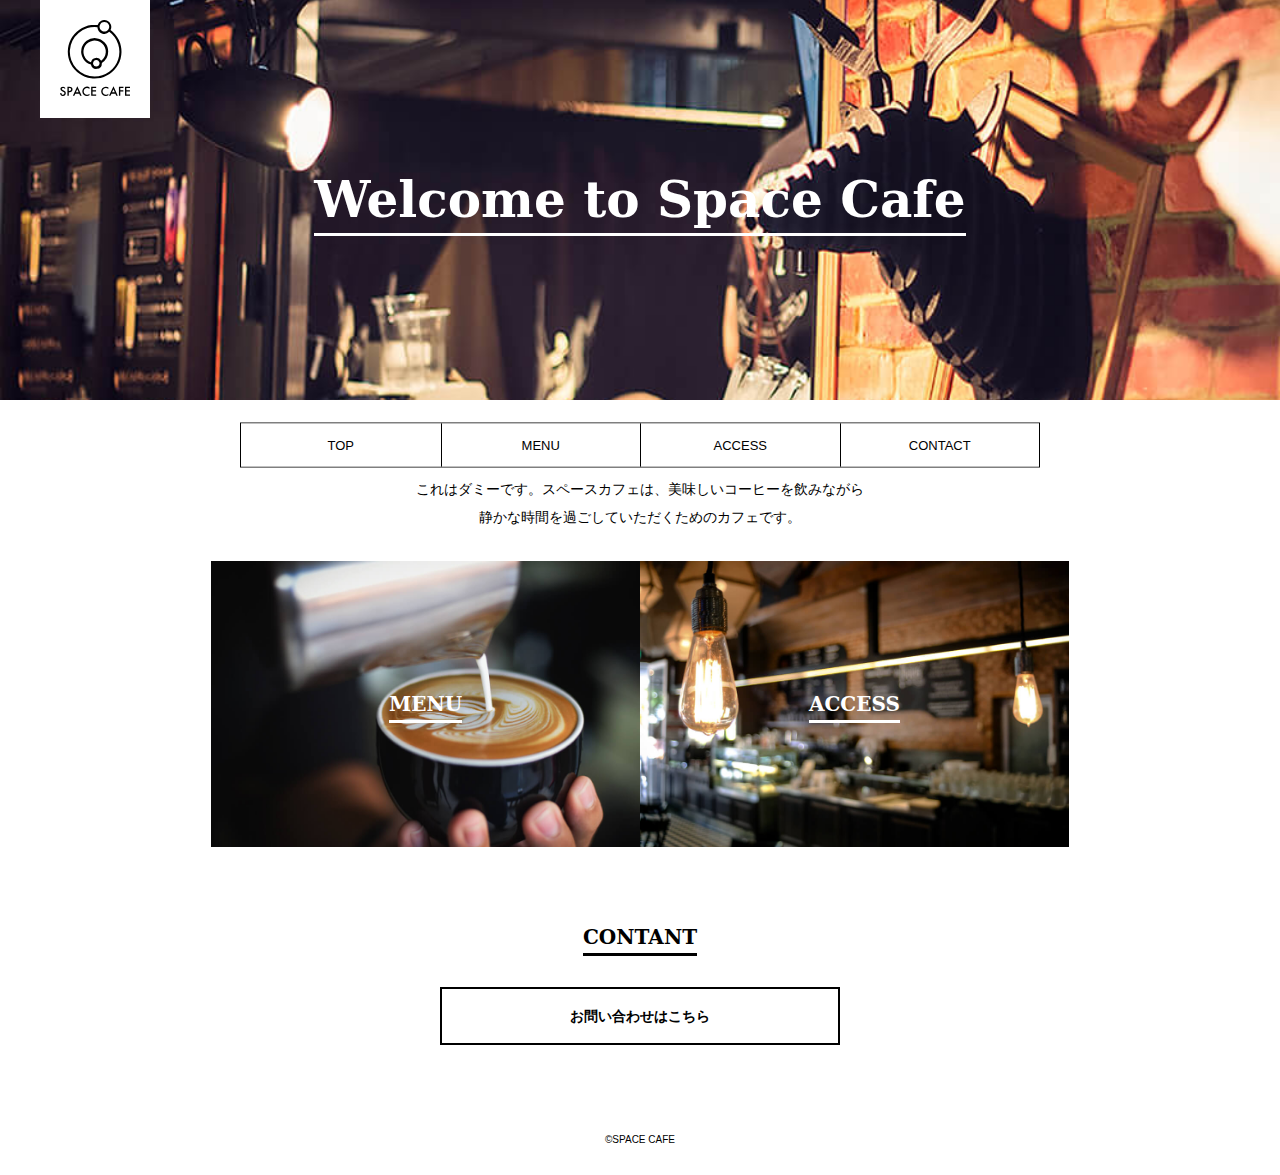
<file: index.html>
<!DOCTYPE html>
<html lang="ja">
<head>
<meta charset="utf-8">
<meta http-equiv="X-UA-Compatible" cintent="IE=edge">
<meta name="viewport" content="width=devicewidth, user-scable=yes, initial-scale=1.0">
<title>SPACE CAFE</title>
<link rel="shrtcut icon" href="assets/img/common/favicon.ico">
<link rel="apple-touch-icon" href="assets/img/common/apple-touch-icon.png">
<link rel="stylesheet" href="assets/css/reset.css">
<link rel="stylesheet" href="assets/css/common.css">
<link rel="stylesheet" href="assets/css/top.css">
</head>
<body>
    <header class="header">
    <h1 class="logo"><img src="assets/img/common/logo.svg" alt="ロゴ"></h1>
    <div class="catch-copy"><span>Welcome to Space Cafe</span></div>
    </header>
    <nav class="globalnav">
        <ul class="globalnav-list">
            <li><a href="index.html" >TOP</a></li>
            <li><a href="menu/index.html" >MENU</a></li>
            <li><a href="access/index.html" >ACCESS</a></li>
            <li><a href="contact/index.html" >CONTACT</a></li>
        </ul>
    </nav>
    <main class="main">
        <div class="wrapper">
            <div class="lead">
                これはダミーです。スペースカフェは、美味しいコーヒーを飲みながら<br>
                静かな時間を過ごしていただくためのカフェです。
            </div>
            <div class="img-link-wrap">
                <section class="img-link">
                    <a href="menu/index.html">
                        <img src="assets/img/top/bg_menu.jpg" alt="">
                        <h2 class="heading02"><span>MENU</span></h2>
                    </a>
                </section>
                <section class="img-link">
                    <a href="access/index.html">
                        <img src="assets/img/top/bg_access.jpg" alt="">
                        <h2 class="heading02"><span>ACCESS</span></h2>
                    </a>
                </section>
            </div> <!--- img-link-wrap -->
            <section>
                <h2 class="heading02 heading02-contact"><span>CONTANT</span></h2>
                <a href="contact/index.html" class="btn">お問い合わせはこちら</a>
            </section>
        </div><!---wrapper-->
    </main>
    <footer class="footer">
        <p class="copy"><small>&copy;SPACE CAFE</small></p>
    </footer>
</body>
</html>
</file>
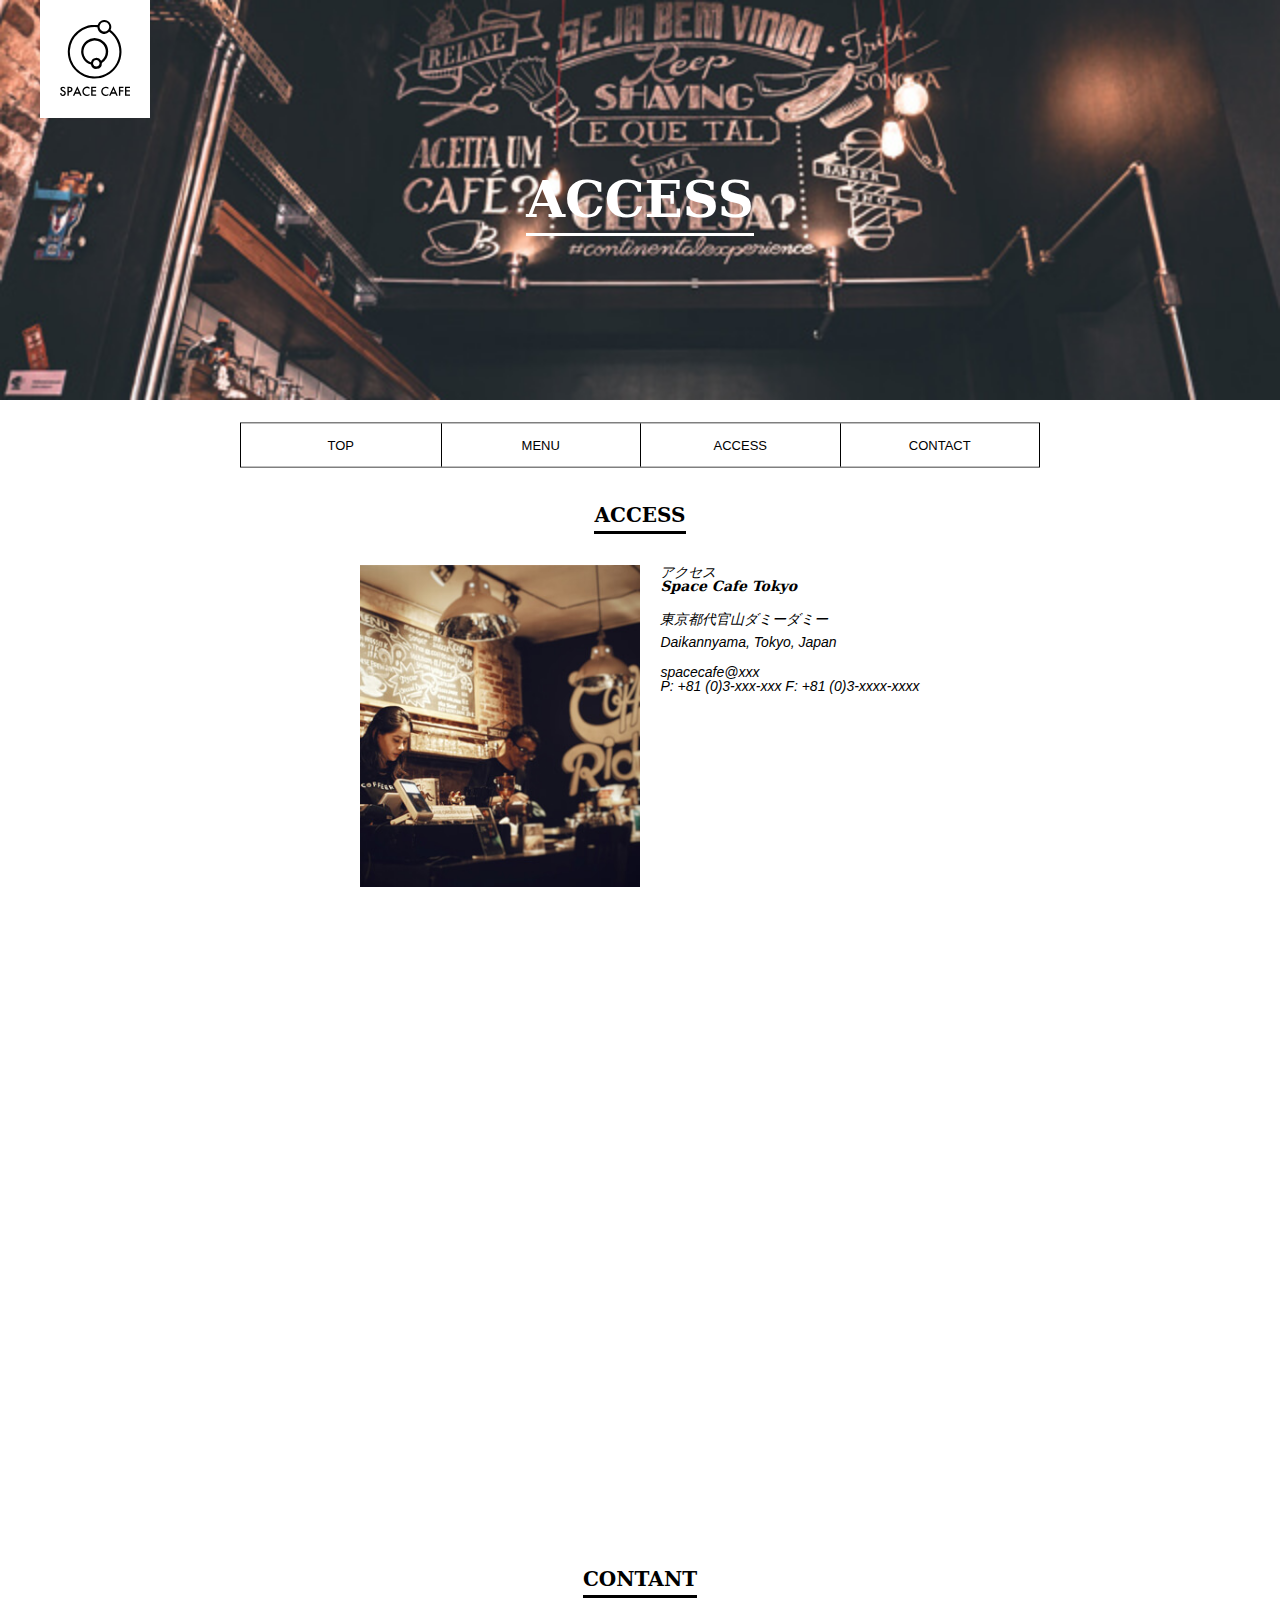
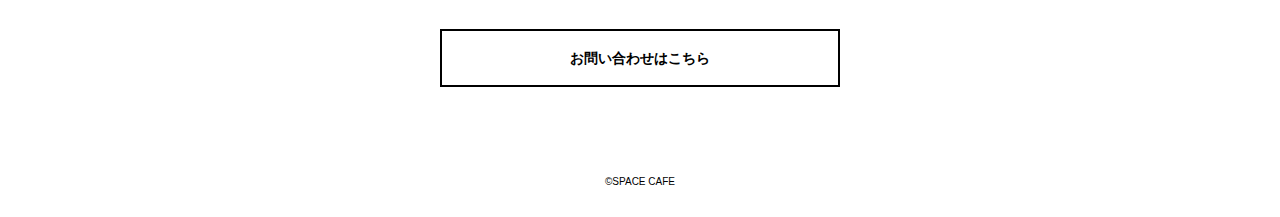
<file: access/index.html>
<!DOCTYPE html>
<html lang="ja">
<head>
<meta charset="utf-8">
<meta http-equiv="X-UA-Compatible" cintent="IE=edge">
<meta name="viewport" content="width=devicewidth, user-scable=yes, initial-scale=1.0">
<title>アクセスページ　| SPACE CAFE</title>
<link rel="shrtcut icon" href="../assets/img/common/favicon.ico">
<link rel="apple-touch-icon" href="../assets/img/common/apple-touch-icon.png">
<link rel="stylesheet" href="../assets/css/reset.css">
<link rel="stylesheet" href="../assets/css/common.css">
<link rel="stylesheet" href="../assets/css/access.css">
</head>
<body>
    <header class="header header-access">
    <h1 class="logo"><img src="../assets/img/common/logo.svg" alt="ロゴ"></h1>
    <div class="catch-copy"><span>ACCESS</span></div>
    </header>
    <nav class="globalnav">
        <ul class="globalnav-list">
            <li><a href="../index.html" >TOP</a></li>
            <li><a href="../menu/index.html" >MENU</a></li>
            <li><a href="index.html" >ACCESS</a></li>
            <li><a href="../contact/index.html" >CONTACT</a></li>
        </ul>
    </nav>
    <main class="main">
        <div class="wrapper">
            <section class="section-access">
                <h2 class="heading02"><span>ACCESS</span></h2>
                <div class="access-block">
                <div class="access-img"><img src="../assets/img/access/img_access.jpg" alt="店内風景"></div>
            <address class="adress">
                <dl>
                    <dt>アクセス</dt>
                    <dd class="access-desc">
                        <div class="access-name">Space Cafe Tokyo</div>
                        <div class="address">
                            <div class="address-text">
                                東京都代官山ダミーダミー<br>
                                Daikannyama, Tokyo, Japan
                            </div>
                            <div class="address-contact">
                                spacecafe@xxx <br>
                                P: +81 (0)3-xxx-xxx F: +81 (0)3-xxxx-xxxx
                            </div>
                        </div>
                    </dd><!-- desc -->
                </dl>
            </address>
                </div> <!-- access-block -->
            <div class="map">
                <iframe src="https://www.google.com/maps/embed?pb=!1m18!1m12!1m3!1d3242.1735213318852!2d139.70095931528672!3d35.648096239395926!2m3!1f0!2f0!3f0!3m2!1i1024!2i768!4f13.1!3m3!1m2!1s0x60188b45c788b9cd%3A0x50f941ce0d71f4f8!2z5Luj5a6Y5bGx6aeF!5e0!3m2!1sja!2sjp!4v1678449582202!5m2!1sja!2sjp" width="600" height="450" style="border:0;" allowfullscreen="" loading="lazy" referrerpolicy="no-referrer-when-downgrade"></iframe>
            </div>
            </section>
            <section>
                <h2 class="heading02 heading02-contact"><span>CONTANT</span></h2>
                <a href="contact/index.html" class="btn">お問い合わせはこちら</a>
            </section>
        </div><!---wrapper-->
    </main>
    <footer class="footer">
        <p class="copy"><small>&copy;SPACE CAFE</small></p>
    </footer>
</body>
</html>
</file>
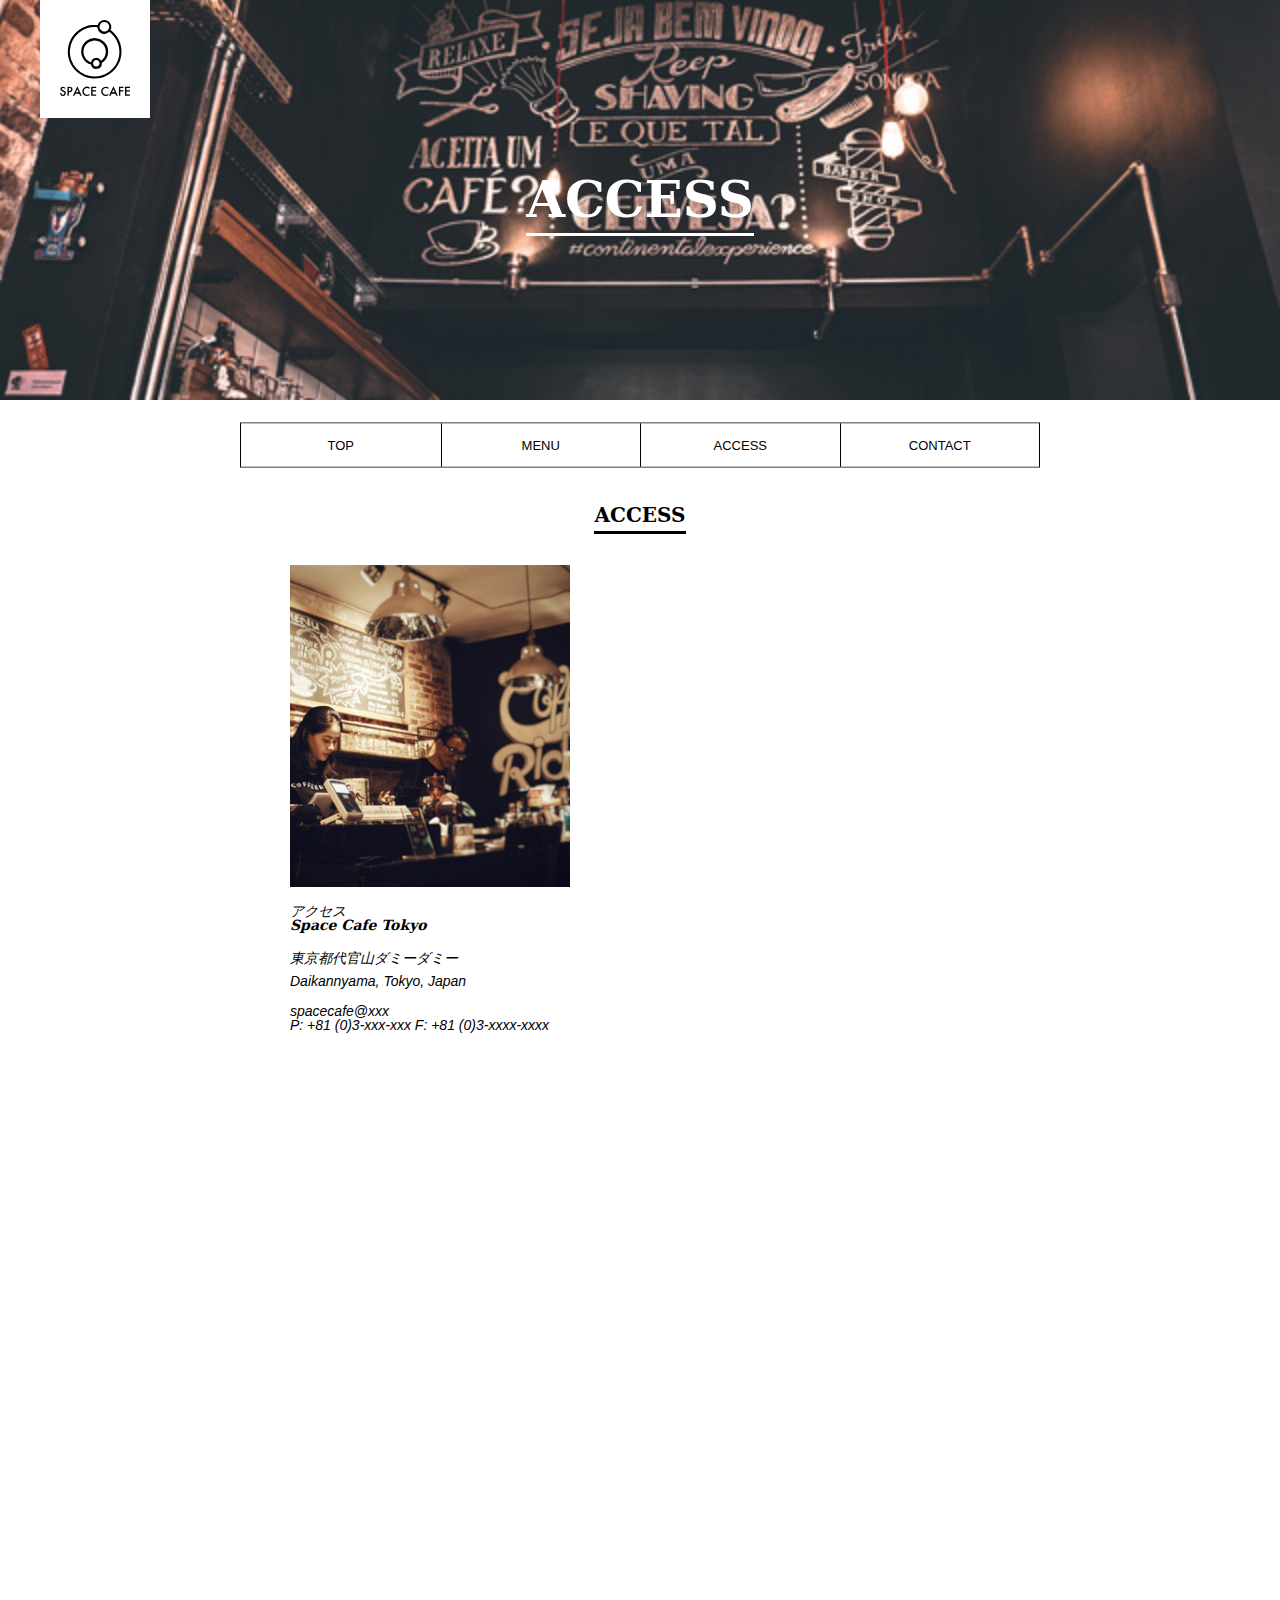
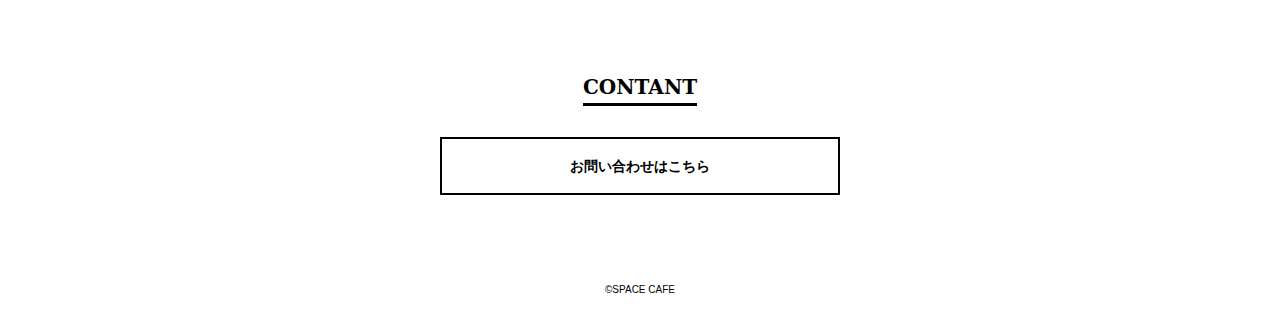
<file: assets/index.html>
<!DOCTYPE html>
<html lang="ja">
<head>
<meta charset="utf-8">
<meta http-equiv="X-UA-Compatible" cintent="IE=edge">
<meta name="viewport" content="width=devicewidth, user-scable=yes, initial-scale=1.0">
<title>お問い合わせ | SPACE CAFE</title>
<link rel="shrtcut icon" href="../assets/img/common/favicon.ico">
<link rel="apple-touch-icon" href="../assets/img/common/apple-touch-icon.png">
<link rel="stylesheet" href="../assets/css/reset.css">
<link rel="stylesheet" href="../assets/css/common.css">
<link rel="stylesheet" href="../assets/css/access.css">
</head>
<body>
    <header class="header header-access">
    <h1 class="logo"><img src="../assets/img/common/logo.svg" alt="ロゴ"></h1>
    <div class="catch-copy"><span>ACCESS</span></div>
    </header>
    <nav class="globalnav">
        <ul class="globalnav-list">
            <li><a href="index.html" >TOP</a></li>
            <li><a href="menu/index.html" >MENU</a></li>
            <li><a href="access/index.html" >ACCESS</a></li>
            <li><a href="contact/index.html" >CONTACT</a></li>
        </ul>
    </nav>
    <main class="main">
        <div class="wrapper">
            <section class="section-access">
                <h2 class="heading02"><span>ACCESS</span></h2>
                <div class="access-img"><img src="../assets/img/access/img_access.jpg" alt="店内風景"></div>
            <address class="adress">
                <dl>
                    <dt>アクセス</dt>
                    <dd class="access-desc">
                        <div class="access-name">Space Cafe Tokyo</div>
                        <div class="address">
                            <div class="address-text">
                                東京都代官山ダミーダミー<br>
                                Daikannyama, Tokyo, Japan
                            </div>
                            <div class="address-contact">
                                spacecafe@xxx <br>
                                P: +81 (0)3-xxx-xxx F: +81 (0)3-xxxx-xxxx
                            </div>
                        </div>
                    </dd><!-- desc -->
                </dl>
            </address>
            <div class="map">
                <iframe src="https://www.google.com/maps/embed?pb=!1m18!1m12!1m3!1d3242.1735213318852!2d139.70095931528672!3d35.648096239395926!2m3!1f0!2f0!3f0!3m2!1i1024!2i768!4f13.1!3m3!1m2!1s0x60188b45c788b9cd%3A0x50f941ce0d71f4f8!2z5Luj5a6Y5bGx6aeF!5e0!3m2!1sja!2sjp!4v1678449582202!5m2!1sja!2sjp" width="600" height="450" style="border:0;" allowfullscreen="" loading="lazy" referrerpolicy="no-referrer-when-downgrade"></iframe>
            </div>
            </section>
            <section>
                <h2 class="heading02 heading02-contact"><span>CONTANT</span></h2>
                <a href="contact/index.html" class="btn">お問い合わせはこちら</a>
            </section>
        </div><!---wrapper-->
    </main>
    <footer class="footer">
        <p class="copy"><small>&copy;SPACE CAFE</small></p>
    </footer>
</body>
</html>
</file>
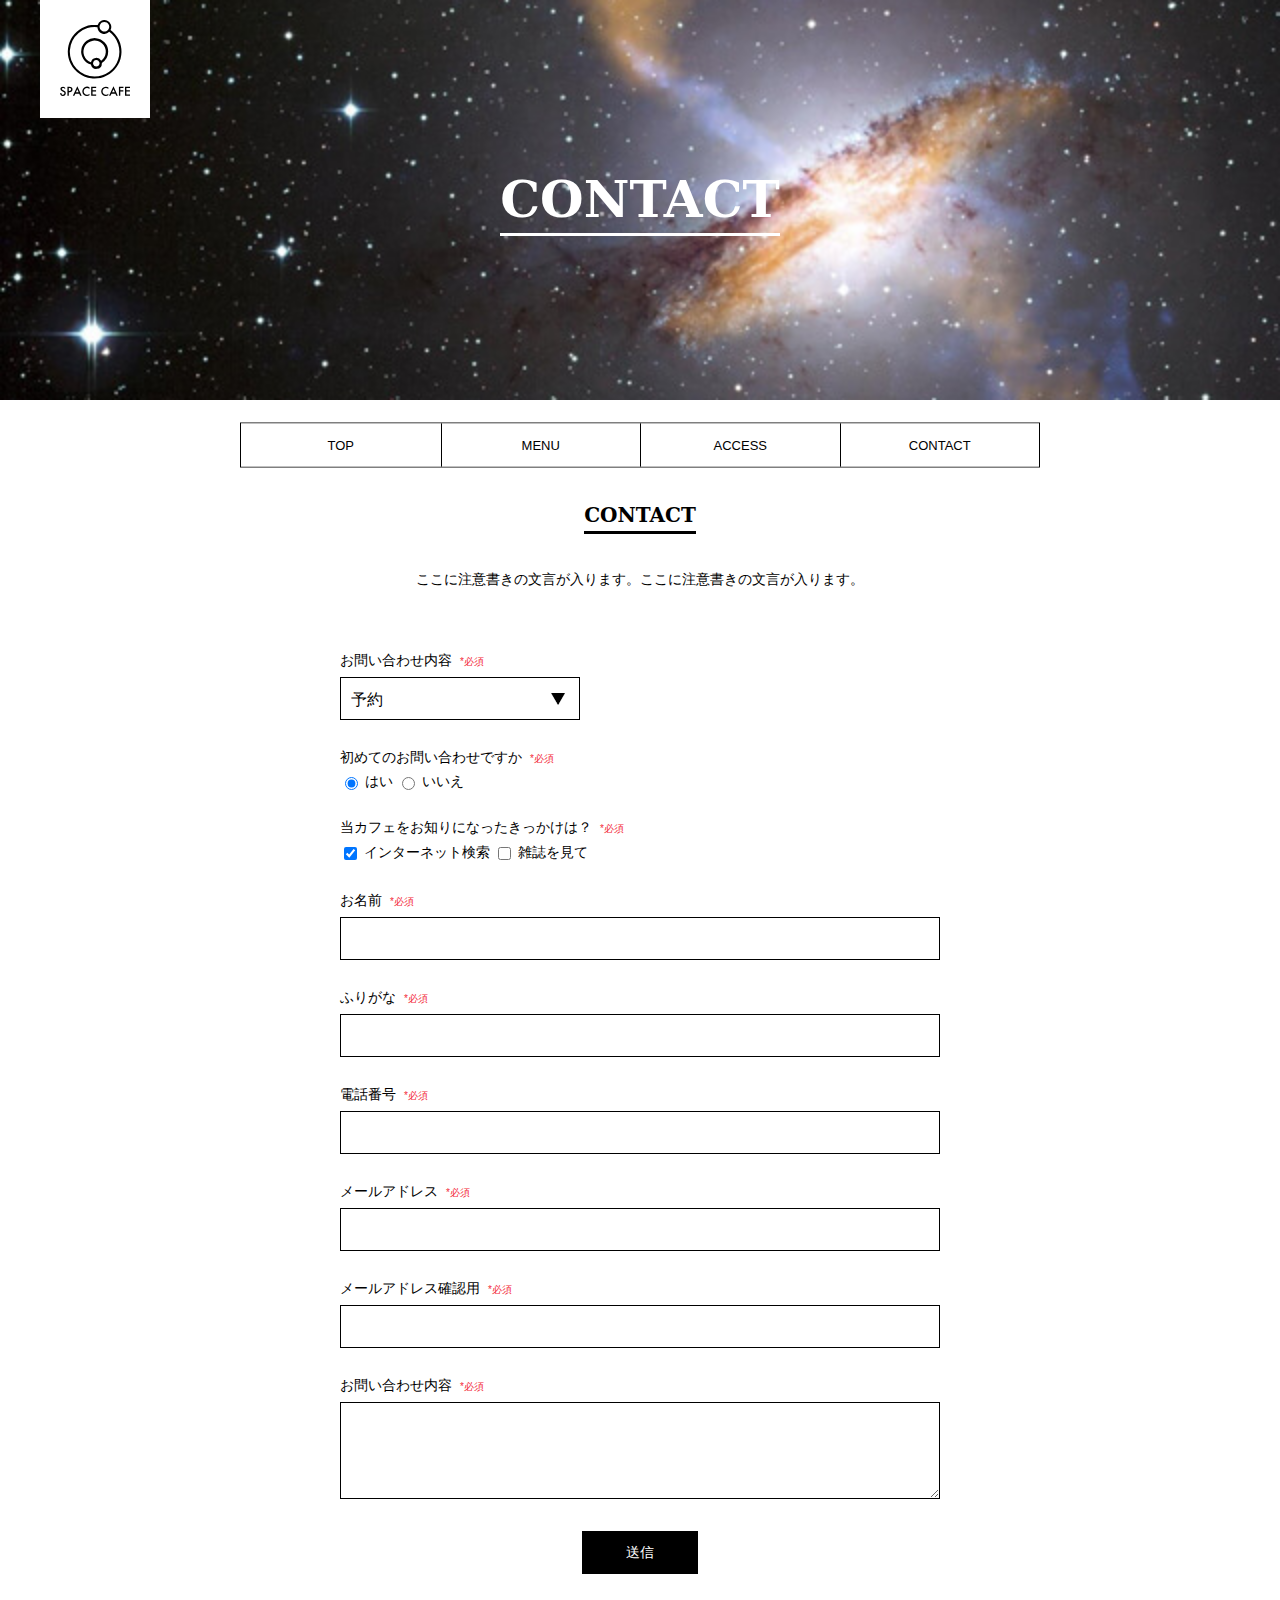
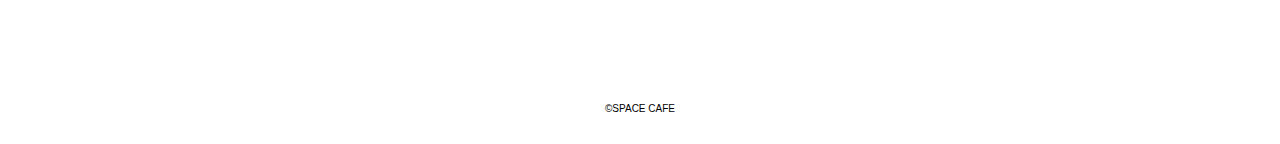
<file: contact/index.html>
<!DOCTYPE html>
<html lang="ja">

<head>
    <meta charset="utf-8">
    <meta http-equiv="X-UA-Compatible" cintent="IE=edge">
    <meta name="viewport" content="width=devicewidth, user-scable=yes, initial-scale=1.0">
    <title>お問い合わせ | SPACE CAFE</title>
    <link rel="shrtcut icon" href="../assets/img/common/favicon.ico">
    <link rel="apple-touch-icon" href="../assets/img/common/apple-touch-icon.png">
    <link rel="stylesheet" href="../assets/css/reset.css">
    <link rel="stylesheet" href="../assets/css/common.css">
    <link rel="stylesheet" href="../assets/css/contact.css">
</head>

<body>
    <header class="header header-contact">
        <h1 class="logo"><img src="../assets/img/common/logo.svg" alt="ロゴ"></h1>
        <div class="catch-copy"><span>CONTACT</span></div>
    </header>
    <nav class="globalnav">
        <ul class="globalnav-list">
            <li><a href="../index.html" >TOP</a></li>
            <li><a href="../menu/index.html" >MENU</a></li>
            <li><a href="../access/index.html" >ACCESS</a></li>
            <li><a href="index.html" >CONTACT</a></li>
        </ul>
    </nav>
    <main class="main">
        <div class="wrapper">
            <section class="section-contact">
                <h2 class="heading02"><span>CONTACT</span></h2>
                <div class="lead">
                    ここに注意書きの文言が入ります。ここに注意書きの文言が入ります。

                </div>
                <form action="#" class="form">
                    <fieldset class="form-block">
                        <legend class="form-title">お問い合わせ内容<span class="must">*必須</span></legend>
                        <div class="form-input">
                            <div class="selectbox-wrap">
                                <select name="select" class="select">
                                    <option value="予約">予約</option>
                                    <option value="その他のお問い合わせ">その他お問い合わせ</option>
                                </select>
                            </div>
                        </div>
                    </fieldset>
                    <fieldset class="form-block">
                        <legend class="form-title">初めてのお問い合わせですか<span class="must">*必須</span></legend>
                        <div class="form-input">
                            <input type="radio" name="radio" id="radio1" value="1" checked>
                            <label for="radio1">はい</label>
                            <input type="radio" name="radio" id="radio2" value="2">
                            <label for="radio2">いいえ</label>
                        </div>
                    </fieldset>
                    <fieldset class="form-block">
                        <legend class="form-title">当カフェをお知りになったきっかけは？<span class="must">*必須</span></legend>
                        <div class="form-input">
                            <input type="checkbox" name="checkbox" id="checkbox1" value="1" checked>
                            <label for="checkbox1">インターネット検索</label>
                            <input type="checkbox" name="checkbox" id="checkbox2" value="2" >
                            <label for="checkbox2">雑誌を見て</label>
                        </div>
                    </fieldset>
                    <fieldset class="form-block">
                        <legend class="form-title">お名前<span class="must">*必須</span></legend>
                        <div class="form-input">
                            <input type="text" class="input-text">
                        </div>
                    </fieldset>
                    <fieldset class="form-block">
                        <legend class="form-title">ふりがな<span class="must">*必須</span></legend>
                        <div class="form-input">
                            <input type="text" class="input-text">
                        </div>
                    </fieldset>
                    <fieldset class="form-block">
                        <legend class="form-title">電話番号<span class="must">*必須</span></legend>
                        <div class="form-input">
                            <input type="text" class="input-text">
                        </div>
                    </fieldset>
                    <fieldset class="form-block">
                        <legend class="form-title">メールアドレス<span class="must">*必須</span></legend>
                        <div class="form-input">
                            <input type="text" class="input-text">
                        </div>
                    </fieldset>
                    <fieldset class="form-block">
                        <legend class="form-title">メールアドレス確認用<span class="must">*必須</span></legend>
                        <div class="form-input">
                            <input type="text" class="input-text">
                        </div>
                    </fieldset>
                    <fieldset class="form-block">
                        <legend class="form-title">お問い合わせ内容<span class="must">*必須</span></legend>
                        <div class="form-input">
                            <textarea class="textarea"></textarea>
                        </div>
                    </fieldset>
                    <button class="submit-btn">送信</button>
                </form>
            </section>
        </div>
        <!---wrapper-->
    </main>
    <footer class="footer">
        <p class="copy"><small>&copy;SPACE CAFE</small></p>
    </footer>
</body>

</html>
</file>
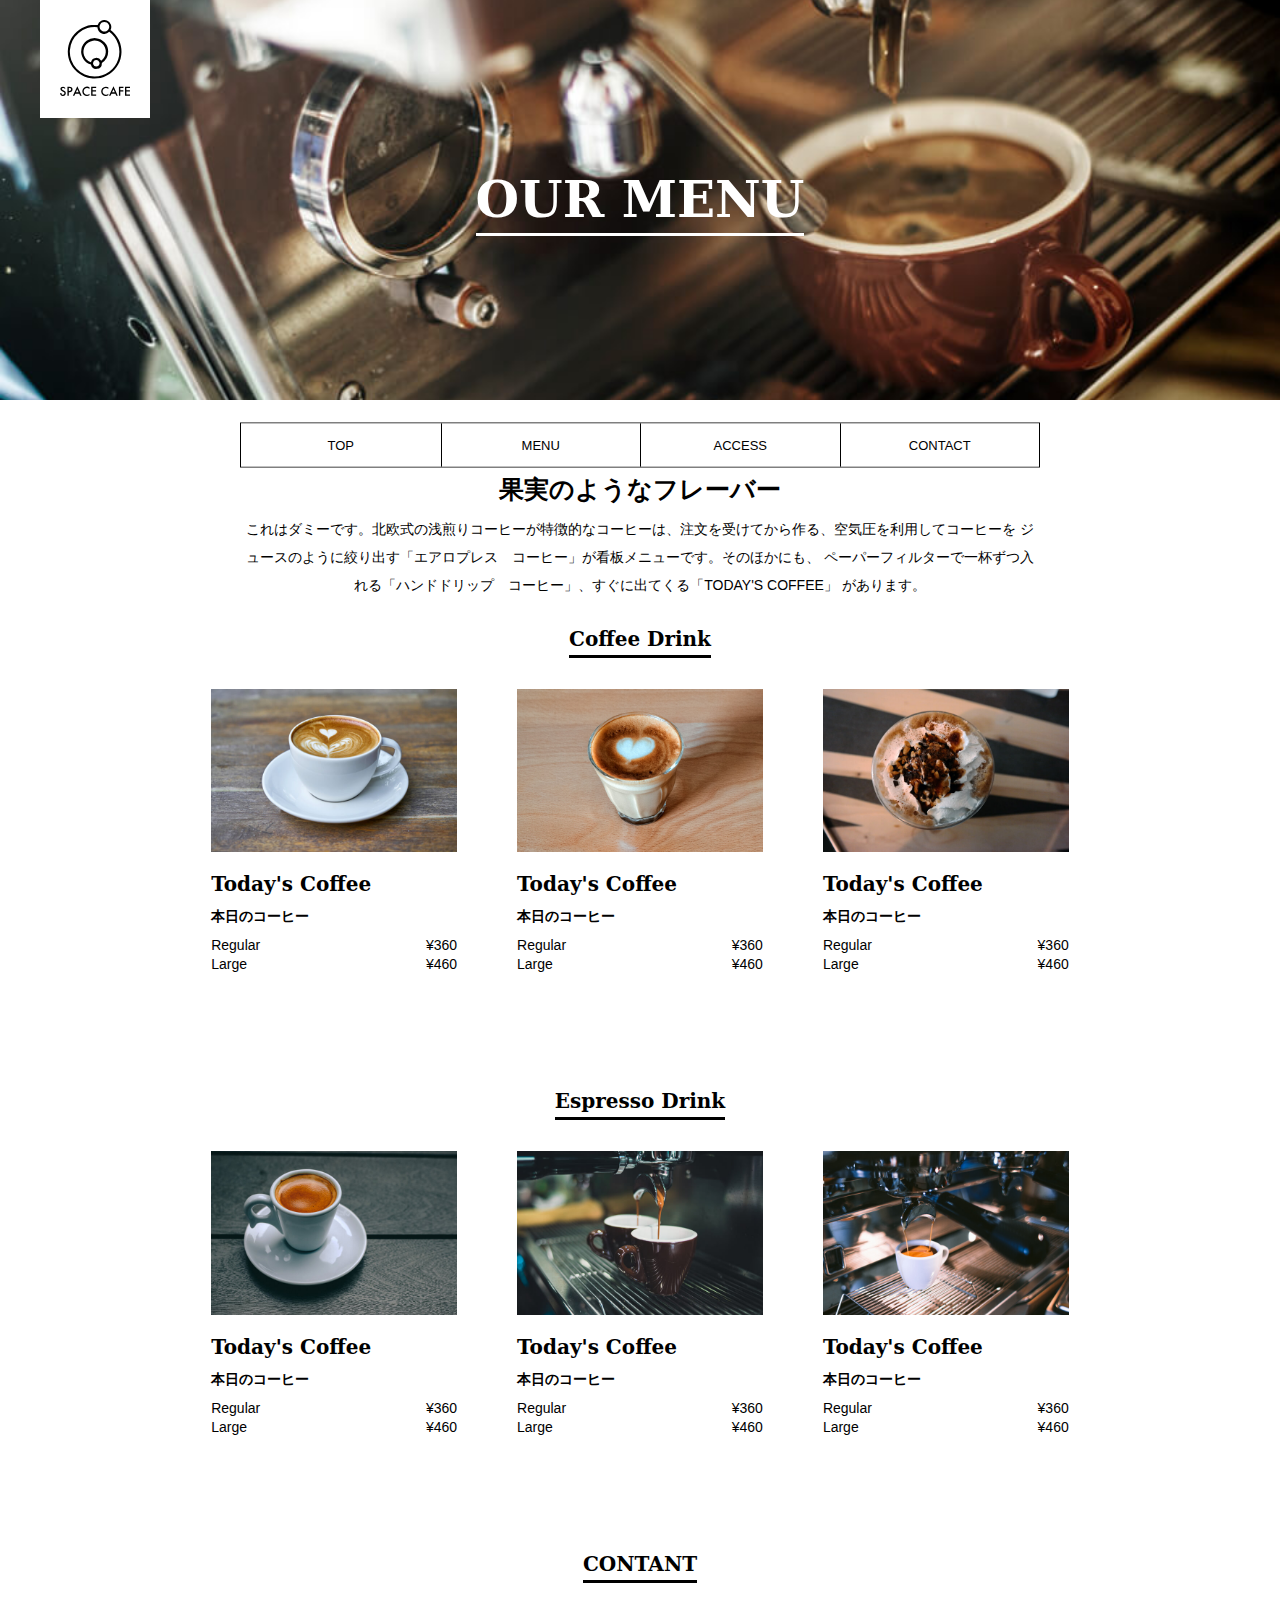
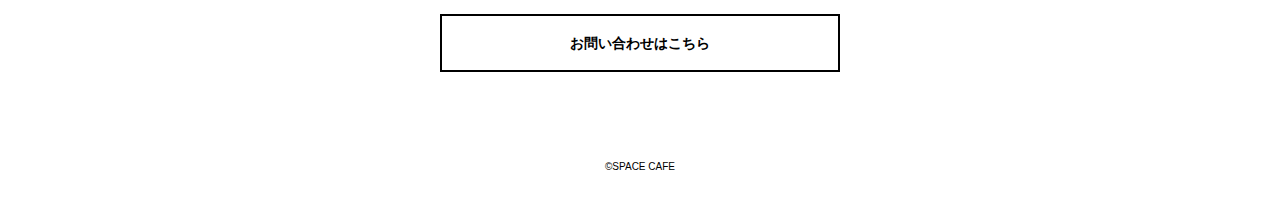
<file: menu/index.html>
<!DOCTYPE html>
<html lang="ja">
<head>
<meta charset="utf-8">
<meta http-equiv="X-UA-Compatible" cintent="IE=edge">
<meta name="viewport" content="width=devicewidth, user-scable=yes, initial-scale=1.0">
<title>メニューページ　| SPACE CAFE</title>
<link rel="shrtcut icon" href="../assets/img/common/favicon.ico">
<link rel="apple-touch-icon" href="../assets/img/common/apple-touch-icon.png">
<link rel="stylesheet" href="../assets/css/reset.css">
<link rel="stylesheet" href="../assets/css/common.css">
<link rel="stylesheet" href="../assets/css/menu.css">
</head>
<body>
    <header class="header header-menu">
    <h1 class="logo"><img src="../assets/img/common/logo.svg" alt="ロゴ"></h1>
    <div class="catch-copy"><span>OUR MENU</span></div>
    </header>
    <nav class="globalnav">
        <ul class="globalnav-list">
            <li><a href="../index.html" >TOP</a></li>
            <li><a href="index.html" >MENU</a></li>
            <li><a href="../access/index.html" >ACCESS</a></li>
            <li><a href="../contact/index.html" >CONTACT</a></li>
        </ul>
    </nav>
    <main class="main">
        <div class="wrapper">
            <div class="lead">
                <div class="lead-title">果実のようなフレーバー</div>
                    これはダミーです。北欧式の浅煎りコーヒーが特徴的なコーヒーは、注文を受けてから作る、空気圧を利用してコーヒーを
                    ジュースのように絞り出す「エアロプレス　コーヒー」が看板メニューです。そのほかにも、
                    ペーパーフィルターで一杯ずつ入れる「ハンドドリップ　コーヒー」、すぐに出てくる「TODAY'S COFFEE」
                    があります。
            </div>
            <section class="menu-category">
                <h2 class="heading02 heading02--menu"><span>Coffee Drink</span></h2>
            <ul class="menu-wrap">
                <li class="menu">
                    <div class="menu-img"><img src="../assets/img/menu/menu_coffee01.jpg" alt=""></div>
                    <div class="menu-name-en">Today's Coffee</div>
                    <p class="menu-name-ja">本日のコーヒー</p>
                    <div class="menu-price">
                        <span>Regular</span>
                        <span>¥360</span>
                    </div>
                    <div class="menu-price">
                        <span>Large</span>
                        <span>¥460</span>
                    </div>
                </li><!-- menu -->
                <li class="menu">
                    <div class="menu-img"><img src="../assets/img/menu/menu_coffee02.jpg" alt=""></div>
                    <div class="menu-name-en">Today's Coffee</div>
                    <p class="menu-name-ja">本日のコーヒー</p>
                    <div class="menu-price">
                        <span>Regular</span>
                        <span>¥360</span>
                    </div>
                    <div class="menu-price">
                        <span>Large</span>
                        <span>¥460</span>
                    </div>
                </li><!-- menu -->
                <li class="menu">
                    <div class="menu-img"><img src="../assets/img/menu/menu_coffee03.jpg" alt=""></div>
                    <div class="menu-name-en">Today's Coffee</div>
                    <p class="menu-name-ja">本日のコーヒー</p>
                    <div class="menu-price">
                        <span>Regular</span>
                        <span>¥360</span>
                    </div>
                    <div class="menu-price">
                        <span>Large</span>
                        <span>¥460</span>
                    </div>
                </li><!-- menu -->
            </ul>
            </section><!-- menu-category -->
            <section class="menu-category">
                <h2 class="heading02 heading02--menu"><span>Espresso Drink</span></h2>
            <ul class="menu-wrap">
                <li class="menu">
                    <div class="menu-img"><img src="../assets/img/menu/menu_coffee04.jpg" alt=""></div>
                    <div class="menu-name-en">Today's Coffee</div>
                    <p class="menu-name-ja">本日のコーヒー</p>
                    <div class="menu-price">
                        <span>Regular</span>
                        <span>¥360</span>
                    </div>
                    <div class="menu-price">
                        <span>Large</span>
                        <span>¥460</span>
                    </div>
                </li><!-- menu -->
                <li class="menu">
                    <div class="menu-img"><img src="../assets/img/menu/menu_coffee05.jpg" alt=""></div>
                    <div class="menu-name-en">Today's Coffee</div>
                    <p class="menu-name-ja">本日のコーヒー</p>
                    <div class="menu-price">
                        <span>Regular</span>
                        <span>¥360</span>
                    </div>
                    <div class="menu-price">
                        <span>Large</span>
                        <span>¥460</span>
                    </div>
                </li><!-- menu -->
                <li class="menu">
                    <div class="menu-img"><img src="../assets/img/menu/menu_coffee06.jpg" alt=""></div>
                    <div class="menu-name-en">Today's Coffee</div>
                    <p class="menu-name-ja">本日のコーヒー</p>
                    <div class="menu-price">
                        <span>Regular</span>
                        <span>¥360</span>
                    </div>
                    <div class="menu-price">
                        <span>Large</span>
                        <span>¥460</span>
                    </div>
                </li><!-- menu -->
            </ul>
            </section><!-- menu-category -->
            <section>
                <h2 class="heading02 heading02-contact"><span>CONTANT</span></h2>
                <a href="contact/index.html" class="btn">お問い合わせはこちら</a>
            </section>
        </div><!---wrapper-->
    </main>
    <footer class="footer">
        <p class="copy"><small>&copy;SPACE CAFE</small></p>
    </footer>
</body>
</html>
</file>
<file: assets/css/common.css>
@charset "UTF-8";

.header {
    position: relative;
    width: 100%;
    height: 0;
    padding-bottom: 100%;
    background: url(../img/top/hero_top.jpg) no-repeat center center/cover;
}

@media print, screen and (min-width: 768px) {
    .header {
        height: 400px;
        padding-bottom: 0;
    }
}

.logo{
    width: 60px;
    padding: 10px;
    background: #fff;
    position: absolute;
    top: 0;
    left: 20px;
}

@media print, screen and (min-width: 768px) {
    .logo {
        width: 110px;
        padding: 20px;
        left: 40px;
    }
}

.catch-copy, .page-title{
    text-align: center;
    width:100%;
    color: #fff;
    font-family: "ヒラギノ明朝 ProN W3", "Hiragino Mincho ProN", "HG明朝E", "MS P明朝", "MS 明朝", "serif";
    font-size: 6vw;
    font-weight: bold;
    position: absolute;
    top: 50%;
    left: 0;
    -webkit-transform: translate(0, -50%);
}

.catch-copy span, .page-title span{
    border-bottom: 3px solid #fff;
    padding-bottom: 4px;
}

@media print, screen and (min-width: 768px){
    .catch-copy, .page-title {
        font-size: 50px;
    }
}

.heading02 {
    text-align: center;
    font-size: 16px;
    font-weight: bold;
    color: #000;
    font-family: "ヒラギノ明朝 ProN W3", "Hiragino Mincho ProN", "HG明朝E", "MS P明朝", "serif";
    margin-bottom: 20px;
}

@media print, screen and (min-width: 768px) {
    .heading02 {
        font-size: 20px;
        margin-bottom: 40px;
    }
}

.heading02 span{
    border-bottom: 3px solid #000;
    padding-bottom: 4px;
}

.lead {
    font-size: 14px;
    line-height: 2.0;
}

@media print, screen and (min-width: 768px) {
    .lead {
        width: 800px;
        margin: 0 auto;
        text-align: center;
    }
}

.btn {
    display: block;
    text-align: center;
    width: 200px;
    margin: 0 auto 60px;
    border: 2px solid #000;
    text-decoration: none;
    padding: 14px 0 12px;
    font-weight: bold;
}
@media print, screen and (min-width: 768px) {
    .btn {
        width: 400px;
        padding: 20px 0;
        font-size: 14px;
    }
}


.footer {
    padding: 15px 10px;
}

@media print, screen and (min-width: 768px) {
    .footer {
        padding: 30px 10px;
    }
}

.copy{
    text-align: center;
    font-size: 1.0rem;
}

.globalnav {
    position: relative;
    padding: 0 10px;
    -webkit-transform: translate(0, -50%);
    transform: translate(0, 50%);
}

.globalnav li {
    display: table-cell;
    text-align: center;
}

.globalnav li:not(:first-child) {
    border-left: 1px solid #000;
}

.globalnav li a {
    font-size: 1.3rem;
    display: block;
    background: #fff;
    text-decoration: none;
    padding: 15px 0;
}

.globalnav li a:hover {
    opacity: 1;
}

@media print, screen and (min-width: 768px) {
    .globalnav li a:hover {
        background: #000;
        color: #fff;
    }
}

.globalnav-list {
    width: 100%;
    max-width: 800px;
    margin: 0 auto;
    display: table;
    table-layout: fixed;
    border: 1px solid #000;
}
</file>
<file: assets/css/top.css>
@charset "UTF-8";

.wrapper {
    max-width: 960px;
    margin: 0 auto;
    padding: 0 4%;
}

.lead {
    padding: 30px 0;
}

.img-link-wrap {
    margin-bottom: 40px;
}

@media print, screen and (min-width: 768px) {
    .img-link-wrap {
        display: -webkit-flex;
        display: -ms-flexbox;
        display: flex;
        margin-bottom: 80px;
    }
    .img-link{
        width: 50%;
    }
}

.img-link a {
    display: block;
    position: relative;
    z-index: 1;
}

.img-link a .heading02 {
    color: #fff;
    z-index: 2;
    position: absolute;
    width: 100%;
    top: 50%;
    left: 0;
    -webkit-transform: translate(0, -50%);
    transform: translate(0, -50%);
    margin-bottom: 0;
}

.img-link a .heading02 span {
    border-color: #fff;
}

.img-link a img {
    display: block;
}
</file>
<file: assets/css/access.css>
@charset "UTF-8";

.header.header-access{
    background: url(../img/access/hero_access.jpg) no-repeat center center/cover;
}

.wrapper {
    max-width: 960px;
    margin: 0 auto;
    padding: 0 4%;
}

.section-access {
    padding: 30px 0 50px;
}

@media print, screen and (min-width: 768px) {
    .section-access {
        padding: 60px 0 100px;
        max-width: 700px;
        margin: 0 auto;
    }
}

.access-img {
    margin-bottom: 15px;
}

@media print, screen and (min-width: 768px) {
    .access-img {
        width: 50%;
        max-width: 300px;
        padding-right: 20px;
    }
}

.address {
    margin-bottom: 20px;
}

.address dt {
    font-size: 12px;
    margin-bottom: 10px;
}

.access-name {
    font-family: "ヒラギノ明朝 ProN W3", "Hiragino Mincho ProN", "HG 明朝E", "MS P明朝", "MS 明朝", "serif";
    font-weight: bold;
    margin-bottom: 15px;
}

.address-text {
    font-size: 14px;
    line-height: bold;
    margin-bottom: 10px;
}

@media print, screen and (min-width: 768px) {
    .access-block {
        display: -webkit-flex;
        display: -ms-flexbox;
        display: flex;
        justify-content: center;
        margin-bottom: 40px;
    }
}

.address-text {
    font-size: 14px;
    line-height: 1.67;
    margin-bottom: 10px;
}

.map {
    position: relative;
    width: 100%;
    height: 0;
    padding-bottom: 75%;
}

.map iframe {
    width: 100%;
    height: 100%;
    position: absolute;
    top: 0;
    left: 0;
    bottom: 0;
    right: 0;
}
</file>
<file: assets/css/contact.css>
@charset "UTF-8";

.header.header-contact{
    background: url(../img/contact/hero_contact.jpg) no-repeat center center/cover;
}

.wrapper {
    max-width: 960px;
    margin: 0 auto;
    padding: 0 4%;
}

.section-contact {
    padding: 30px 0 50px;
}

@media print, screen and (min-width: 768px) {
    .section-contact {
        padding: 60px 0 100px;
        margin: 0 auto;
    }
}

.lead {
    margin-bottom: 30px;
}

@media print, screen and (min-width: 768px) {
    .lead {
        margin: 0 auto;
        width: 600px;
        text-align: center;
        margin-bottom: 60px;
    }
}

.select, input[type="text"], textarea{
    -moz-appearance: none;
    -webkit-appearance: none;
    appearance: none;
    width: 100%;
    height: 43px;
    padding: 0 10px;
    border: 1px solid #000;
    border-radius: 0;
    background: #fff;
    font-size: 1.6rem;
    line-height: 43px;
}

.selectbox-wrap {
    position: relative;
    width: 240px;
    height: 43px;
    z-index: 1;
}

.selectbox-wrap::after {
    content: "";
    display: block;
    width: 14px;
    height: 12px;
    background: url(../img/contact/icon_select.png) no-repeat center center/cover;
    position: absolute;
    top: 50%;
    margin-top: -6px;
    right: 15px;
    z-index: 10;
}

.form-block {
    margin-bottom: 25px;
}

@media print, screen and (min-width: 768px) {
    .form-block {
        width: 600px;
        margin: 0 auto 30px;
    }
}

.form-title {
    font-size: 1.4rem;
    margin-bottom: 10px;
}

.form-title span{
    display: inline-block;
    font-size: 1.0rem;
    color: #f32938;
    margin-left: 8px;
}

.textarea {
    height: 97px;
    line-height: 1.5;
    padding: 10px;
}

.submit-btn {
    display: block;
    -moz-appearance: none;
    -webkit-appearance: none;
    appearance: none;
    border: none;
    cursor: pointer;
    padding: 0;
    background: #000;
    color: #fff;
    font-size: 1.4rem;
    width: 116px;
    height: 43px;
    line-height: 43px;
    margin: 0 auto;
}
</file>
<file: assets/css/menu.css>
@charset "UTF-8";

.header.header-menu{
    background: url(../img/menu/hero_menu.jpg) no-repeat center center/cover;
}

.wrapper {
    max-width: 960px;
    margin: 0 auto;
    padding: 0 4%;
}

.lead {
    padding: 30px 0;
}

@media print, screen and (min-width: 768px) {
    .lead {
        width: 800px;
        margin: auto;
        text-align: center;
    }
}

.lead-title {
    font-size: 25px;
    margin-bottom: 10px;
    font-weight: bold;
    line-height: 1.2;
    font-family: "ヒラギノ明朝 ProN W3", "Hiragino Mincho ProN", "HG 明朝E", "MS P明朝", "MS 明朝", "serif";
}

.menu {
    padding: 15px 0;
    border-bottom: 1px solid #eee;
    list-style: none;
}

@media print, screen and (min-width: 788px) {
    .menu-wrap {
        display: -webkit-flex;
        display: -ms-flexbox;
        display: flex;
        -webkit-flex-wrap: wrap;
        -ms-flex-wrap: wrap;
        flex-wrap: wrap;
    }
    .menu {
        width: 33.33%;
        padding: 0 30px;
        margin-bottom: 60px;
        border-bottom: none;
    }
}

.menu-img {
    margin-bottom: 20px;
}

.menu-name-en {
    font-size: 20px;
    font-family: "ヒラギノ明朝 ProN W3", "Hiragino Mincho ProN", "HG 明朝E", "MS P明朝", "MS 明朝", "serif";
    font-weight: bold;
    margin-bottom: 15px;
}

.menu-name-ja {
    font-size: 14px;
    font-weight: bold;
    margin-bottom: 15px;
}

.menu-price {
    font-size: 14px;
    display: -webkit-flex;
    display: -me-flexbox;
    display: flex;
    -webkit-justify-content: space-between;
    -ms-flex-pack: justify;
    justify-content: space-between;
}

.menu-price + .menu-price {
    margin-top: 5px;
}

.menu-category {
    margin-bottom: 60px;
}

@media print, screen and (min-width: 768px) {
    .menu-category {
        margin: 0 -30px 60px;
    }
}
</file>
